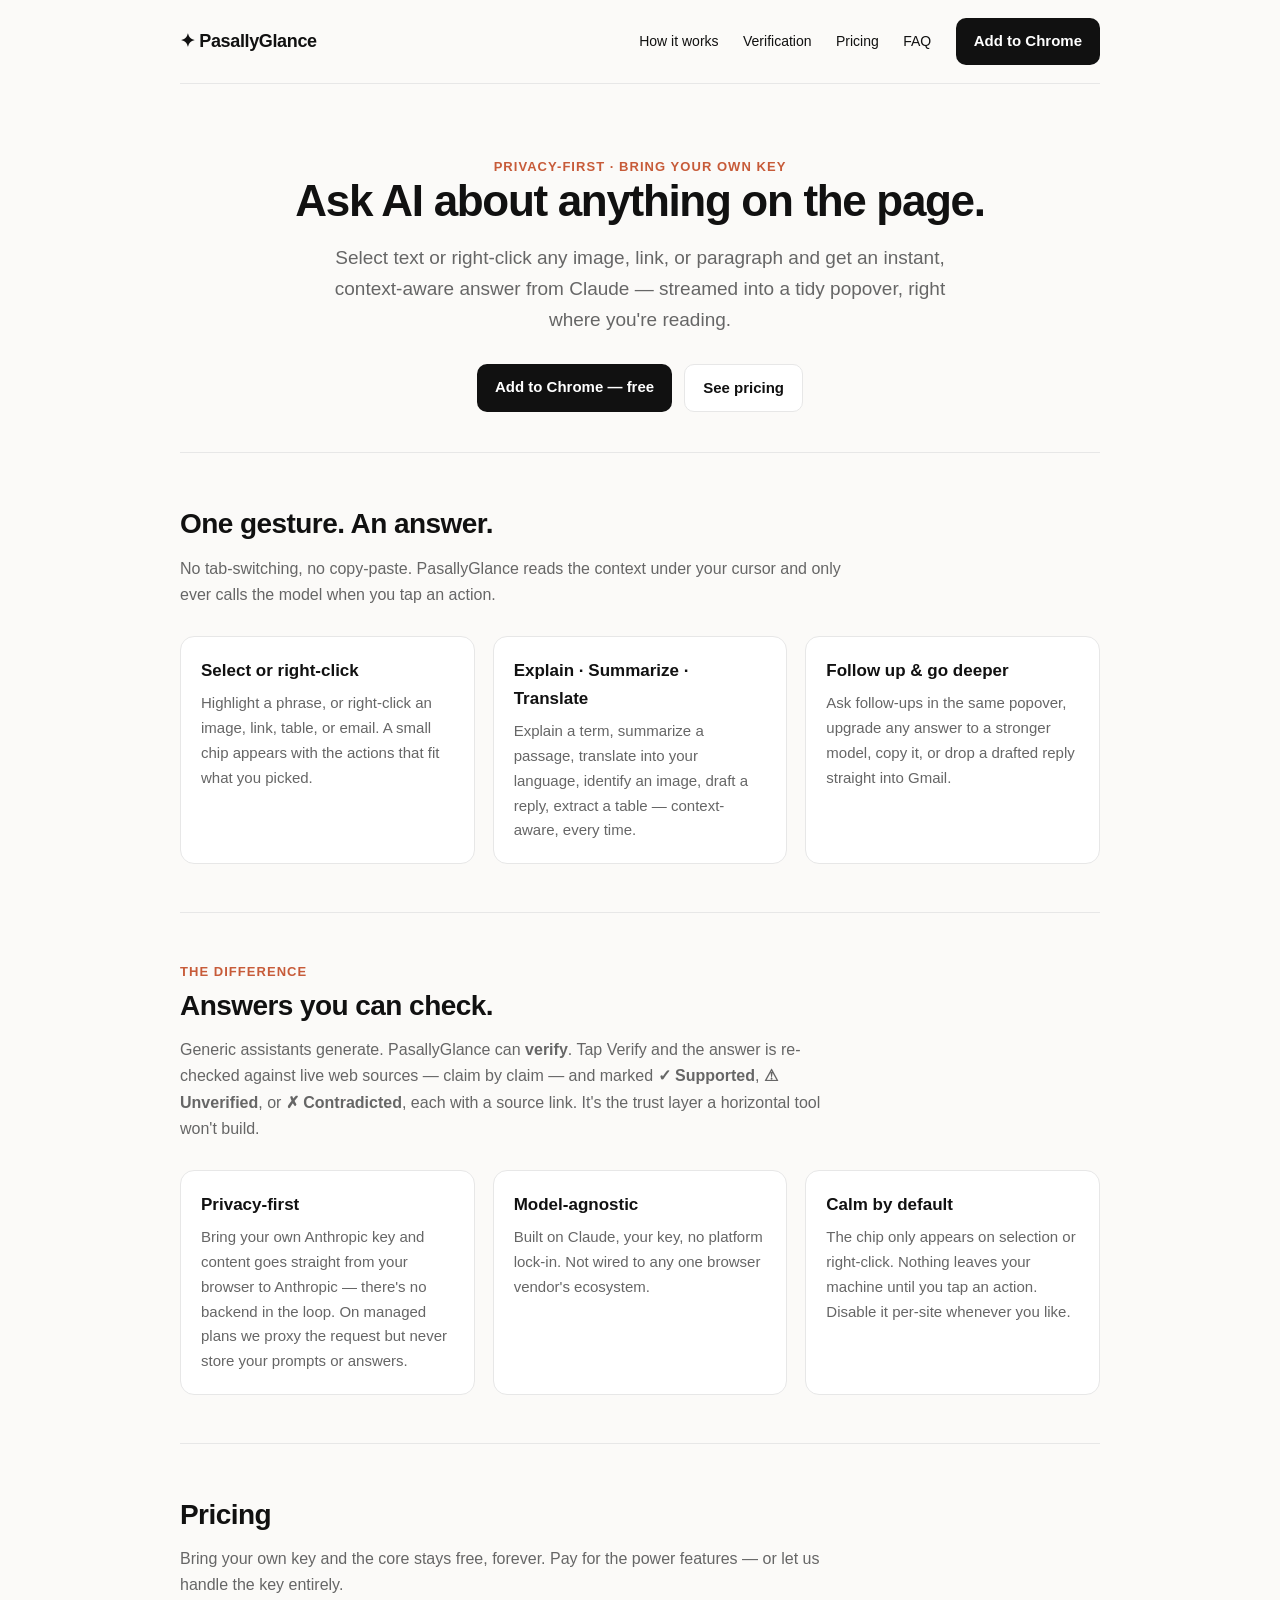
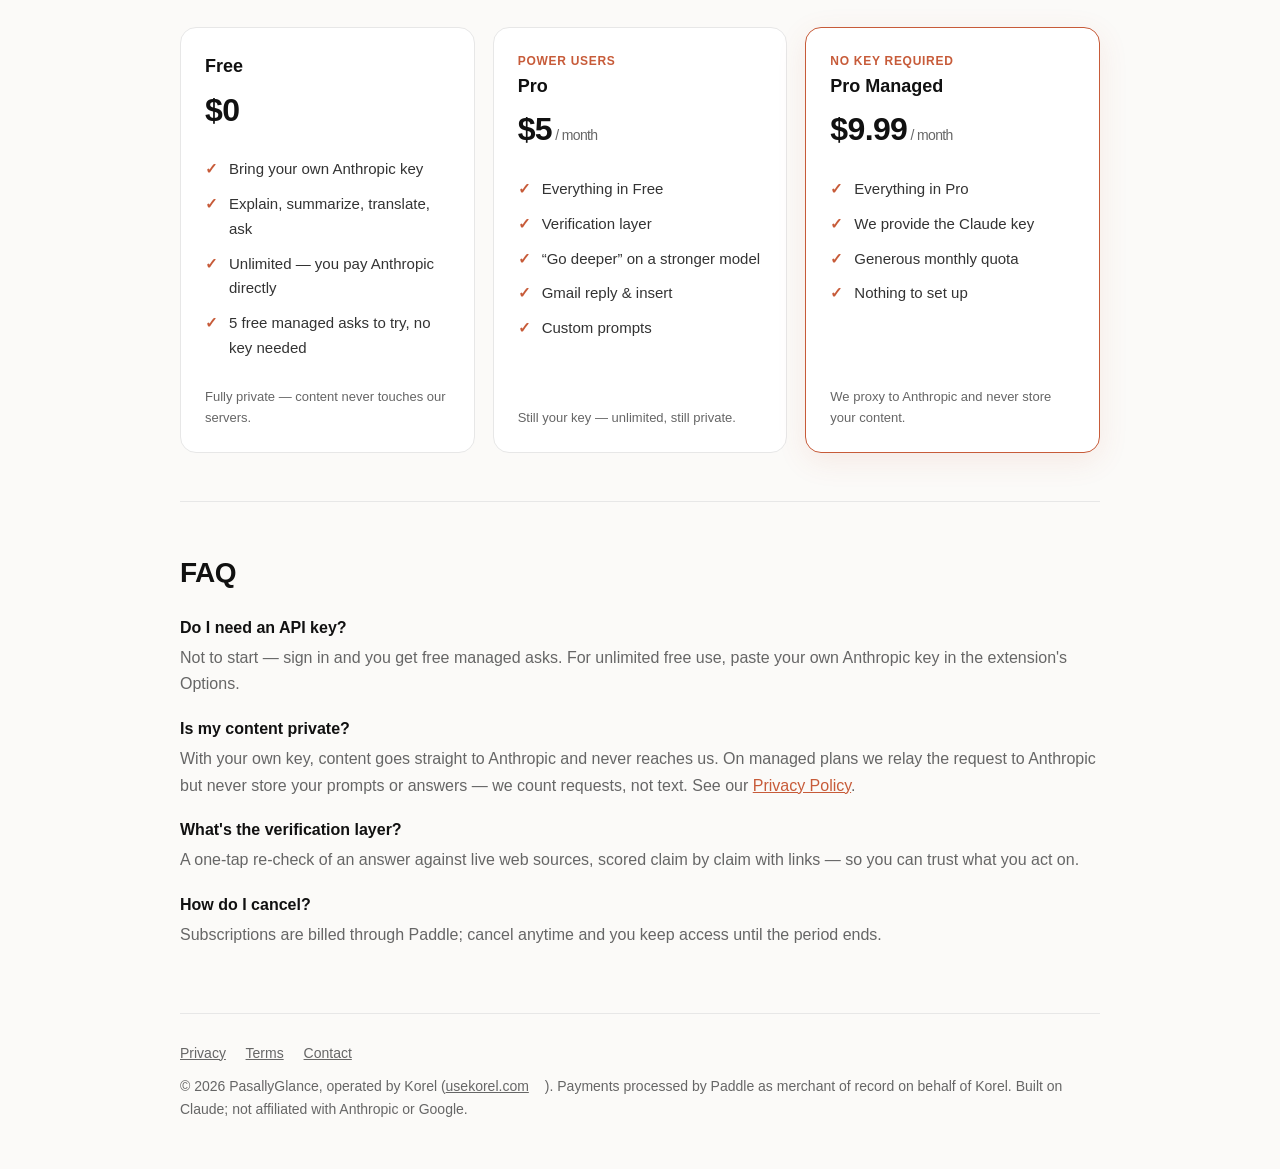
<file: site/index.html>
<!doctype html>
<html lang="en">
<head>
  <meta charset="utf-8" />
  <meta name="viewport" content="width=device-width, initial-scale=1" />
  <title>PasallyGlance — instant, context-aware AI on any page</title>
  <meta name="description" content="Select or right-click anything on a web page for an instant Claude answer. Privacy-first, model-agnostic, with a verification layer that checks answers against live sources." />
  <link rel="stylesheet" href="styles.css" />
</head>
<body>
  <div class="wrap">
    <header>
      <div class="brand">✦ PasallyGlance</div>
      <nav>
        <a href="#how">How it works</a>
        <a href="#verify">Verification</a>
        <a href="#pricing">Pricing</a>
        <a href="#faq">FAQ</a>
        <!-- TODO: replace with your published Chrome Web Store URL -->
        <a class="btn" href="STORE_URL">Add to Chrome</a>
      </nav>
    </header>

    <section class="hero" style="border:0">
      <div class="kicker">Privacy-first · bring your own key</div>
      <h1>Ask AI about anything on the page.</h1>
      <p class="sub">Select text or right-click any image, link, or paragraph and get an instant,
        context-aware answer from Claude — streamed into a tidy popover, right where you're reading.</p>
      <div class="cta">
        <!-- TODO: replace STORE_URL -->
        <a class="btn" href="STORE_URL">Add to Chrome — free</a>
        <a class="btn alt" href="#pricing">See pricing</a>
      </div>
    </section>

    <section id="how">
      <h2>One gesture. An answer.</h2>
      <p class="lead">No tab-switching, no copy-paste. PasallyGlance reads the context under your
        cursor and only ever calls the model when you tap an action.</p>
      <div class="grid">
        <div class="card">
          <h3>Select or right-click</h3>
          <p>Highlight a phrase, or right-click an image, link, table, or email. A small chip appears with the actions that fit what you picked.</p>
        </div>
        <div class="card">
          <h3>Explain · Summarize · Translate</h3>
          <p>Explain a term, summarize a passage, translate into your language, identify an image, draft a reply, extract a table — context-aware, every time.</p>
        </div>
        <div class="card">
          <h3>Follow up &amp; go deeper</h3>
          <p>Ask follow-ups in the same popover, upgrade any answer to a stronger model, copy it, or drop a drafted reply straight into Gmail.</p>
        </div>
      </div>
    </section>

    <section id="verify">
      <div class="kicker">The difference</div>
      <h2>Answers you can check.</h2>
      <p class="lead">Generic assistants generate. PasallyGlance can <strong>verify</strong>. Tap
        Verify and the answer is re-checked against live web sources — claim by claim — and marked
        <strong>✓ Supported</strong>, <strong>⚠ Unverified</strong>, or <strong>✗ Contradicted</strong>,
        each with a source link. It's the trust layer a horizontal tool won't build.</p>
      <div class="grid">
        <div class="card">
          <h3>Privacy-first</h3>
          <p>Bring your own Anthropic key and content goes straight from your browser to Anthropic — there's no backend in the loop. On managed plans we proxy the request but never store your prompts or answers.</p>
        </div>
        <div class="card">
          <h3>Model-agnostic</h3>
          <p>Built on Claude, your key, no platform lock-in. Not wired to any one browser vendor's ecosystem.</p>
        </div>
        <div class="card">
          <h3>Calm by default</h3>
          <p>The chip only appears on selection or right-click. Nothing leaves your machine until you tap an action. Disable it per-site whenever you like.</p>
        </div>
      </div>
    </section>

    <section id="pricing">
      <h2>Pricing</h2>
      <p class="lead">Bring your own key and the core stays free, forever. Pay for the power features —
        or let us handle the key entirely.</p>
      <div class="prices">
        <div class="price">
          <h3>Free</h3>
          <div class="amt">$0</div>
          <ul>
            <li>Bring your own Anthropic key</li>
            <li>Explain, summarize, translate, ask</li>
            <li>Unlimited — you pay Anthropic directly</li>
            <li>5 free managed asks to try, no key needed</li>
          </ul>
          <div class="note">Fully private — content never touches our servers.</div>
        </div>
        <div class="price">
          <span class="tag">Power users</span>
          <h3>Pro</h3>
          <div class="amt">$5<span> / month</span></div>
          <ul>
            <li>Everything in Free</li>
            <li>Verification layer</li>
            <li>“Go deeper” on a stronger model</li>
            <li>Gmail reply &amp; insert</li>
            <li>Custom prompts</li>
          </ul>
          <div class="note">Still your key — unlimited, still private.</div>
        </div>
        <div class="price featured">
          <span class="tag">No key required</span>
          <h3>Pro Managed</h3>
          <div class="amt">$9.99<span> / month</span></div>
          <ul>
            <li>Everything in Pro</li>
            <li>We provide the Claude key</li>
            <li>Generous monthly quota</li>
            <li>Nothing to set up</li>
          </ul>
          <div class="note">We proxy to Anthropic and never store your content.</div>
        </div>
      </div>
    </section>

    <section id="faq" class="faq">
      <h2>FAQ</h2>
      <dl>
        <dt>Do I need an API key?</dt>
        <dd>Not to start — sign in and you get free managed asks. For unlimited free use, paste your own Anthropic key in the extension's Options.</dd>
        <dt>Is my content private?</dt>
        <dd>With your own key, content goes straight to Anthropic and never reaches us. On managed plans we relay the request to Anthropic but never store your prompts or answers — we count requests, not text. See our <a href="privacy.html">Privacy Policy</a>.</dd>
        <dt>What's the verification layer?</dt>
        <dd>A one-tap re-check of an answer against live web sources, scored claim by claim with links — so you can trust what you act on.</dd>
        <dt>How do I cancel?</dt>
        <dd>Subscriptions are billed through Paddle; cancel anytime and you keep access until the period ends.</dd>
      </dl>
    </section>

    <footer>
      <a href="privacy.html">Privacy</a>
      <a href="terms.html">Terms</a>
      <!-- TODO: replace with your support email -->
      <a href="mailto:SUPPORT_EMAIL">Contact</a>
      <div style="margin-top:10px">© 2026 PasallyGlance, operated by Korel (<a href="https://usekorel.com">usekorel.com</a>). Payments processed by Paddle as merchant of record on behalf of Korel. Built on Claude; not affiliated with Anthropic or Google.</div>
    </footer>
  </div>
</body>
</html>
</file>
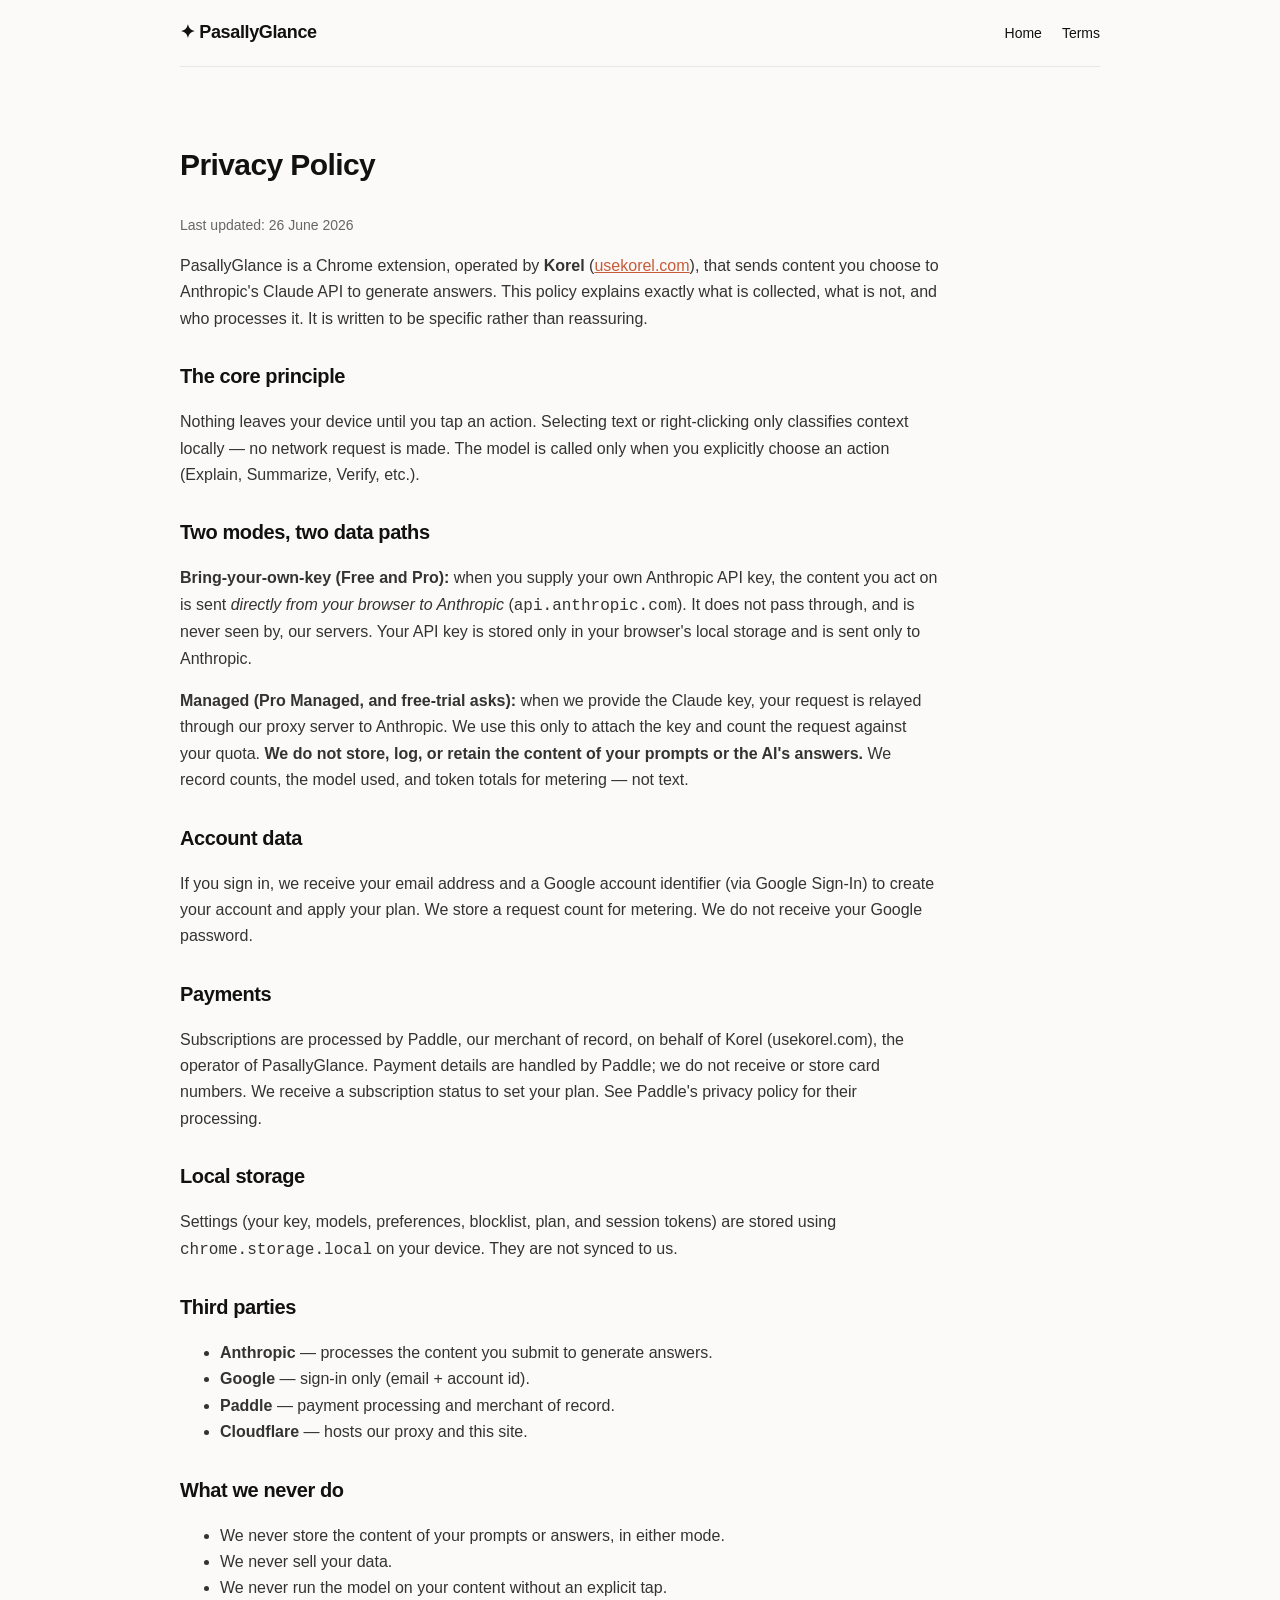
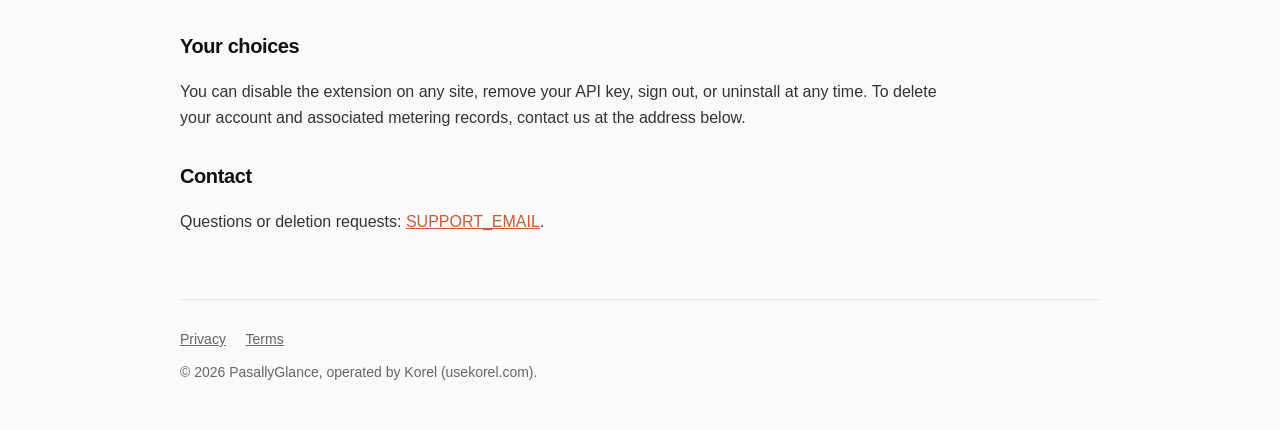
<file: site/privacy.html>
<!doctype html>
<html lang="en">
<head>
  <meta charset="utf-8" />
  <meta name="viewport" content="width=device-width, initial-scale=1" />
  <title>Privacy Policy — PasallyGlance</title>
  <link rel="stylesheet" href="styles.css" />
</head>
<body>
  <div class="wrap">
    <header>
      <div class="brand"><a href="index.html" style="color:inherit;text-decoration:none">✦ PasallyGlance</a></div>
      <nav><a href="index.html">Home</a><a href="terms.html">Terms</a></nav>
    </header>

    <section class="doc" style="border:0">
      <h1>Privacy Policy</h1>
      <p class="updated">Last updated: 26 June 2026</p>

      <p>PasallyGlance is a Chrome extension, operated by <strong>Korel</strong>
        (<a href="https://usekorel.com">usekorel.com</a>), that sends content you choose to Anthropic's
        Claude API to generate answers. This policy explains exactly what is collected, what is not, and
        who processes it. It is written to be specific rather than reassuring.</p>

      <h2>The core principle</h2>
      <p>Nothing leaves your device until you tap an action. Selecting text or right-clicking only
        classifies context locally — no network request is made. The model is called only when you
        explicitly choose an action (Explain, Summarize, Verify, etc.).</p>

      <h2>Two modes, two data paths</h2>
      <p><strong>Bring-your-own-key (Free and Pro):</strong> when you supply your own Anthropic API
        key, the content you act on is sent <em>directly from your browser to Anthropic</em>
        (<code>api.anthropic.com</code>). It does not pass through, and is never seen by, our servers.
        Your API key is stored only in your browser's local storage and is sent only to Anthropic.</p>
      <p><strong>Managed (Pro Managed, and free-trial asks):</strong> when we provide the Claude key,
        your request is relayed through our proxy server to Anthropic. We use this only to attach the
        key and count the request against your quota. <strong>We do not store, log, or retain the
        content of your prompts or the AI's answers.</strong> We record counts, the model used, and
        token totals for metering — not text.</p>

      <h2>Account data</h2>
      <p>If you sign in, we receive your email address and a Google account identifier (via Google
        Sign-In) to create your account and apply your plan. We store a request count for metering.
        We do not receive your Google password.</p>

      <h2>Payments</h2>
      <p>Subscriptions are processed by Paddle, our merchant of record, on behalf of Korel
        (usekorel.com), the operator of PasallyGlance. Payment details are handled by Paddle; we do not
        receive or store card numbers. We receive a subscription status to set your plan. See Paddle's
        privacy policy for their processing.</p>

      <h2>Local storage</h2>
      <p>Settings (your key, models, preferences, blocklist, plan, and session tokens) are stored using
        <code>chrome.storage.local</code> on your device. They are not synced to us.</p>

      <h2>Third parties</h2>
      <ul>
        <li><strong>Anthropic</strong> — processes the content you submit to generate answers.</li>
        <li><strong>Google</strong> — sign-in only (email + account id).</li>
        <li><strong>Paddle</strong> — payment processing and merchant of record.</li>
        <li><strong>Cloudflare</strong> — hosts our proxy and this site.</li>
      </ul>

      <h2>What we never do</h2>
      <ul>
        <li>We never store the content of your prompts or answers, in either mode.</li>
        <li>We never sell your data.</li>
        <li>We never run the model on your content without an explicit tap.</li>
      </ul>

      <h2>Your choices</h2>
      <p>You can disable the extension on any site, remove your API key, sign out, or uninstall at any
        time. To delete your account and associated metering records, contact us at the address below.</p>

      <h2>Contact</h2>
      <!-- TODO: replace with your support email -->
      <p>Questions or deletion requests: <a href="mailto:SUPPORT_EMAIL">SUPPORT_EMAIL</a>.</p>
    </section>

    <footer>
      <a href="privacy.html">Privacy</a>
      <a href="terms.html">Terms</a>
      <div style="margin-top:10px">© 2026 PasallyGlance, operated by Korel (usekorel.com).</div>
    </footer>
  </div>
</body>
</html>
</file>
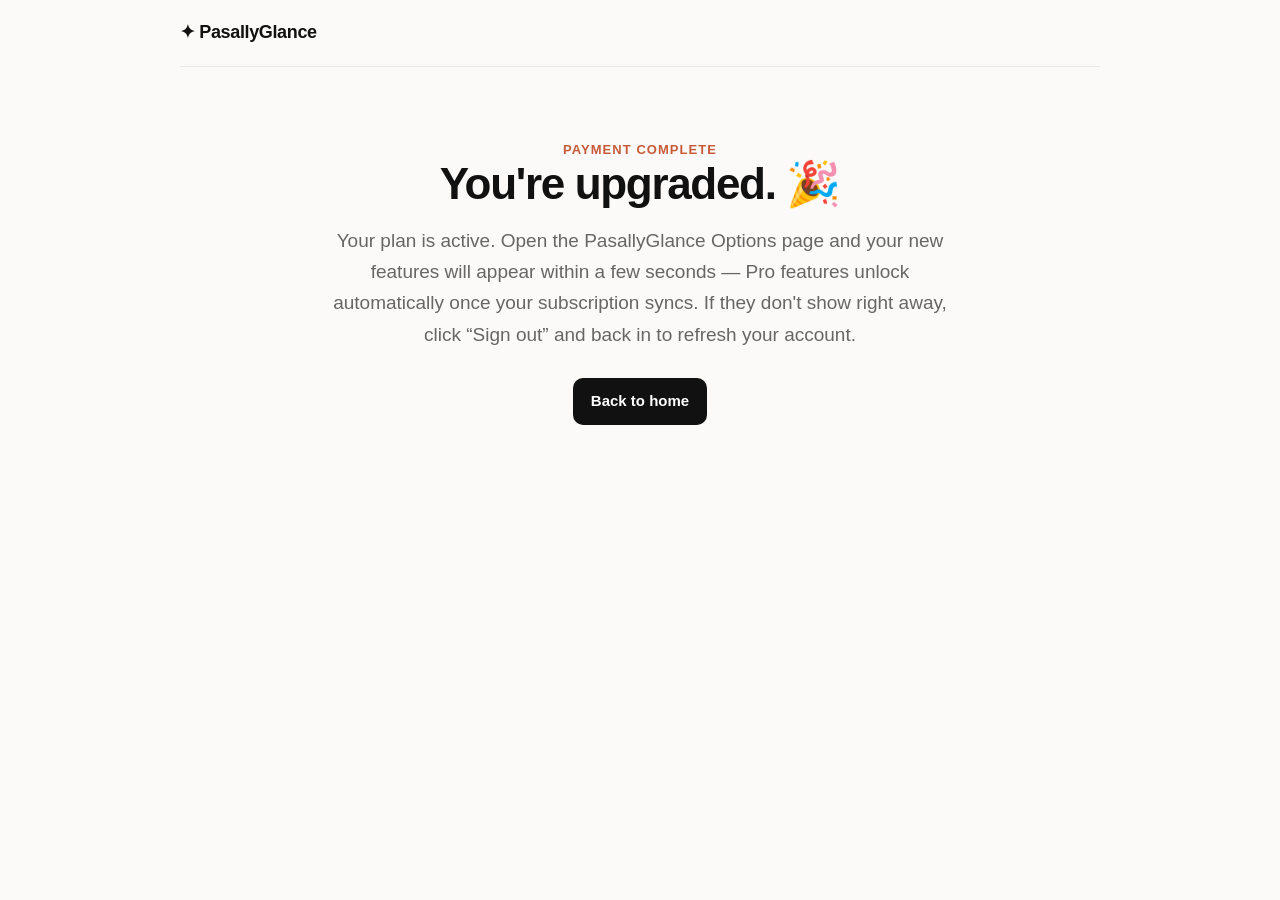
<file: site/success.html>
<!doctype html>
<html lang="en">
<head>
  <meta charset="utf-8" />
  <meta name="viewport" content="width=device-width, initial-scale=1" />
  <title>You're in — PasallyGlance</title>
  <link rel="stylesheet" href="styles.css" />
</head>
<body>
  <div class="wrap">
    <header>
      <div class="brand"><a href="index.html" style="color:inherit;text-decoration:none">✦ PasallyGlance</a></div>
    </header>
    <section class="hero" style="border:0">
      <div class="kicker">Payment complete</div>
      <h1>You're upgraded. 🎉</h1>
      <p class="sub">Your plan is active. Open the PasallyGlance Options page and your new features will
        appear within a few seconds — Pro features unlock automatically once your subscription syncs.
        If they don't show right away, click “Sign out” and back in to refresh your account.</p>
      <div class="cta">
        <a class="btn" href="index.html">Back to home</a>
      </div>
    </section>
  </div>
</body>
</html>
</file>
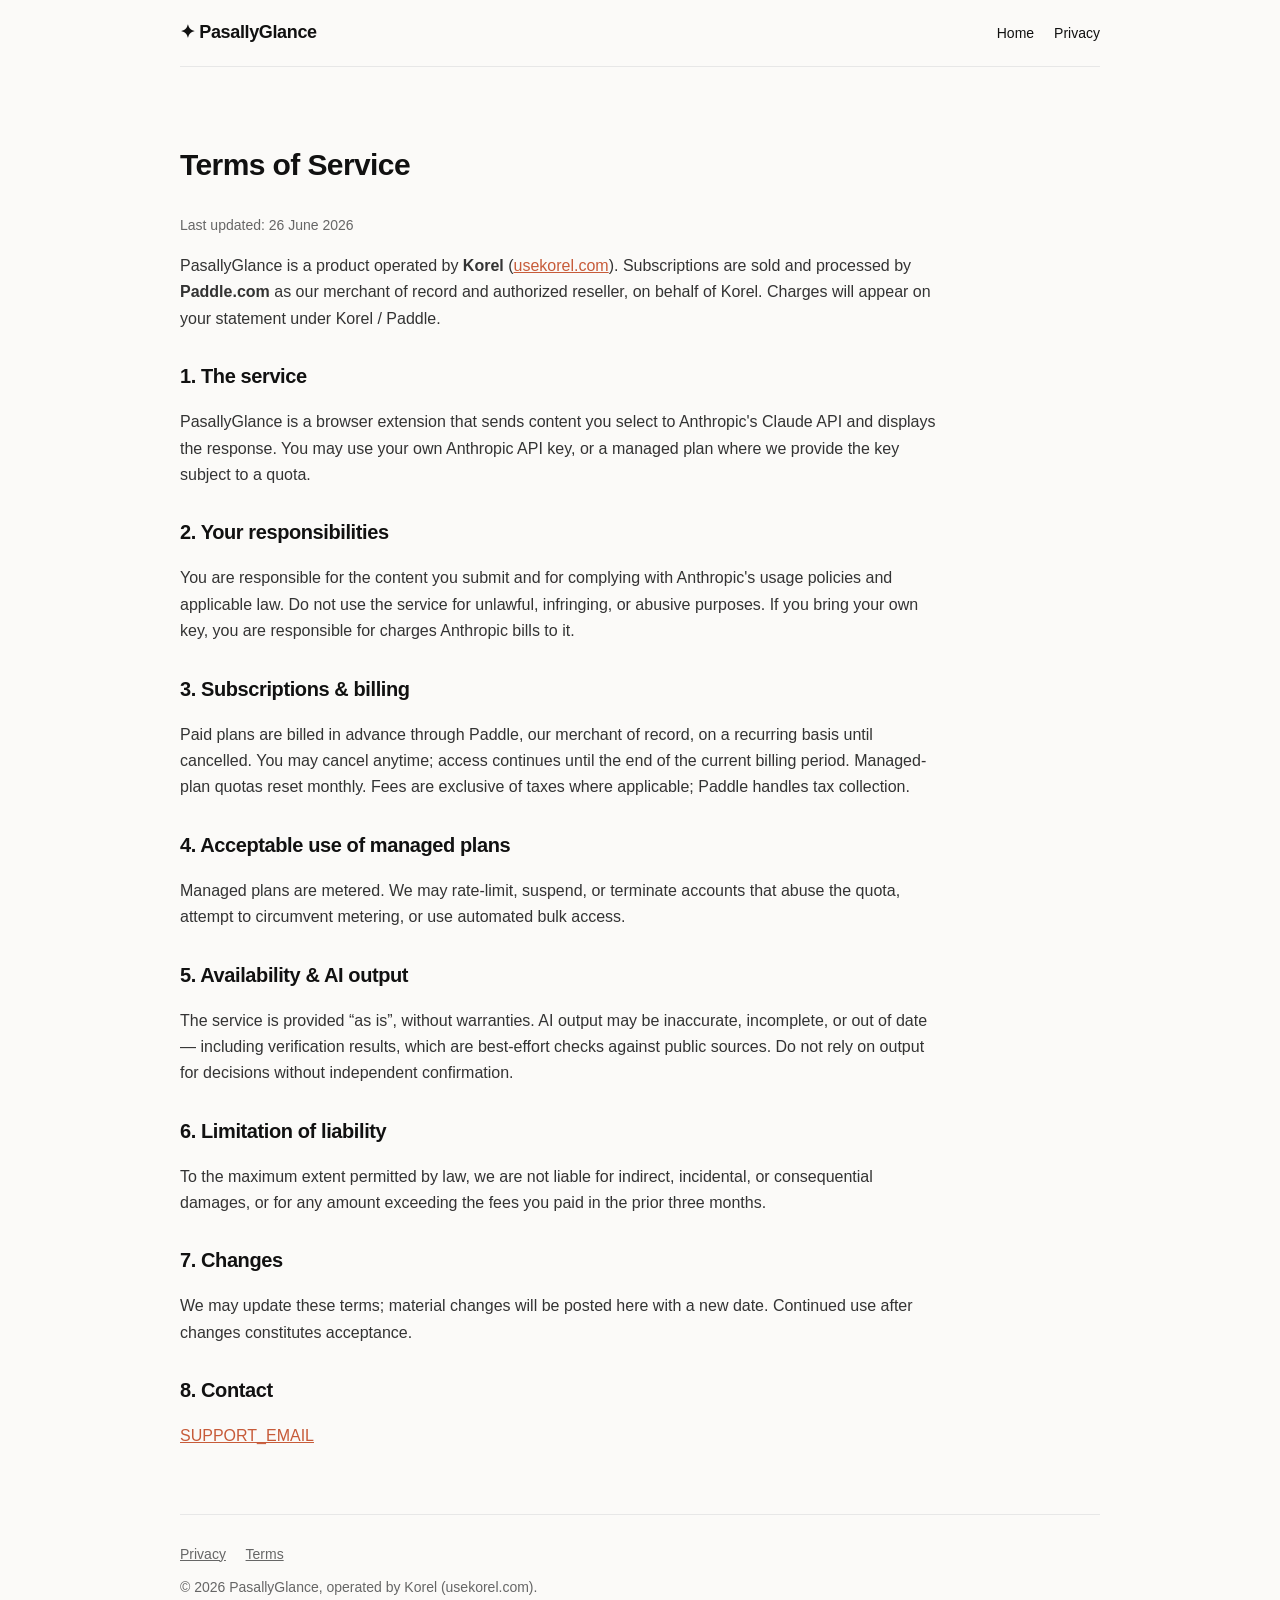
<file: site/terms.html>
<!doctype html>
<html lang="en">
<head>
  <meta charset="utf-8" />
  <meta name="viewport" content="width=device-width, initial-scale=1" />
  <title>Terms of Service — PasallyGlance</title>
  <link rel="stylesheet" href="styles.css" />
</head>
<body>
  <div class="wrap">
    <header>
      <div class="brand"><a href="index.html" style="color:inherit;text-decoration:none">✦ PasallyGlance</a></div>
      <nav><a href="index.html">Home</a><a href="privacy.html">Privacy</a></nav>
    </header>

    <section class="doc" style="border:0">
      <h1>Terms of Service</h1>
      <p class="updated">Last updated: 26 June 2026</p>

      <p>PasallyGlance is a product operated by <strong>Korel</strong>
        (<a href="https://usekorel.com">usekorel.com</a>). Subscriptions are sold and processed by
        <strong>Paddle.com</strong> as our merchant of record and authorized reseller, on behalf of Korel.
        Charges will appear on your statement under Korel / Paddle.</p>

      <h2>1. The service</h2>
      <p>PasallyGlance is a browser extension that sends content you select to Anthropic's Claude API
        and displays the response. You may use your own Anthropic API key, or a managed plan where we
        provide the key subject to a quota.</p>

      <h2>2. Your responsibilities</h2>
      <p>You are responsible for the content you submit and for complying with Anthropic's usage
        policies and applicable law. Do not use the service for unlawful, infringing, or abusive
        purposes. If you bring your own key, you are responsible for charges Anthropic bills to it.</p>

      <h2>3. Subscriptions &amp; billing</h2>
      <p>Paid plans are billed in advance through Paddle, our merchant of record, on a recurring basis
        until cancelled. You may cancel anytime; access continues until the end of the current billing
        period. Managed-plan quotas reset monthly. Fees are exclusive of taxes where applicable;
        Paddle handles tax collection.</p>

      <h2>4. Acceptable use of managed plans</h2>
      <p>Managed plans are metered. We may rate-limit, suspend, or terminate accounts that abuse the
        quota, attempt to circumvent metering, or use automated bulk access.</p>

      <h2>5. Availability &amp; AI output</h2>
      <p>The service is provided “as is”, without warranties. AI output may be inaccurate, incomplete,
        or out of date — including verification results, which are best-effort checks against public
        sources. Do not rely on output for decisions without independent confirmation.</p>

      <h2>6. Limitation of liability</h2>
      <p>To the maximum extent permitted by law, we are not liable for indirect, incidental, or
        consequential damages, or for any amount exceeding the fees you paid in the prior three months.</p>

      <h2>7. Changes</h2>
      <p>We may update these terms; material changes will be posted here with a new date. Continued use
        after changes constitutes acceptance.</p>

      <h2>8. Contact</h2>
      <!-- TODO: replace with your support email -->
      <p><a href="mailto:SUPPORT_EMAIL">SUPPORT_EMAIL</a></p>
    </section>

    <footer>
      <a href="privacy.html">Privacy</a>
      <a href="terms.html">Terms</a>
      <div style="margin-top:10px">© 2026 PasallyGlance, operated by Korel (usekorel.com).</div>
    </footer>
  </div>
</body>
</html>
</file>
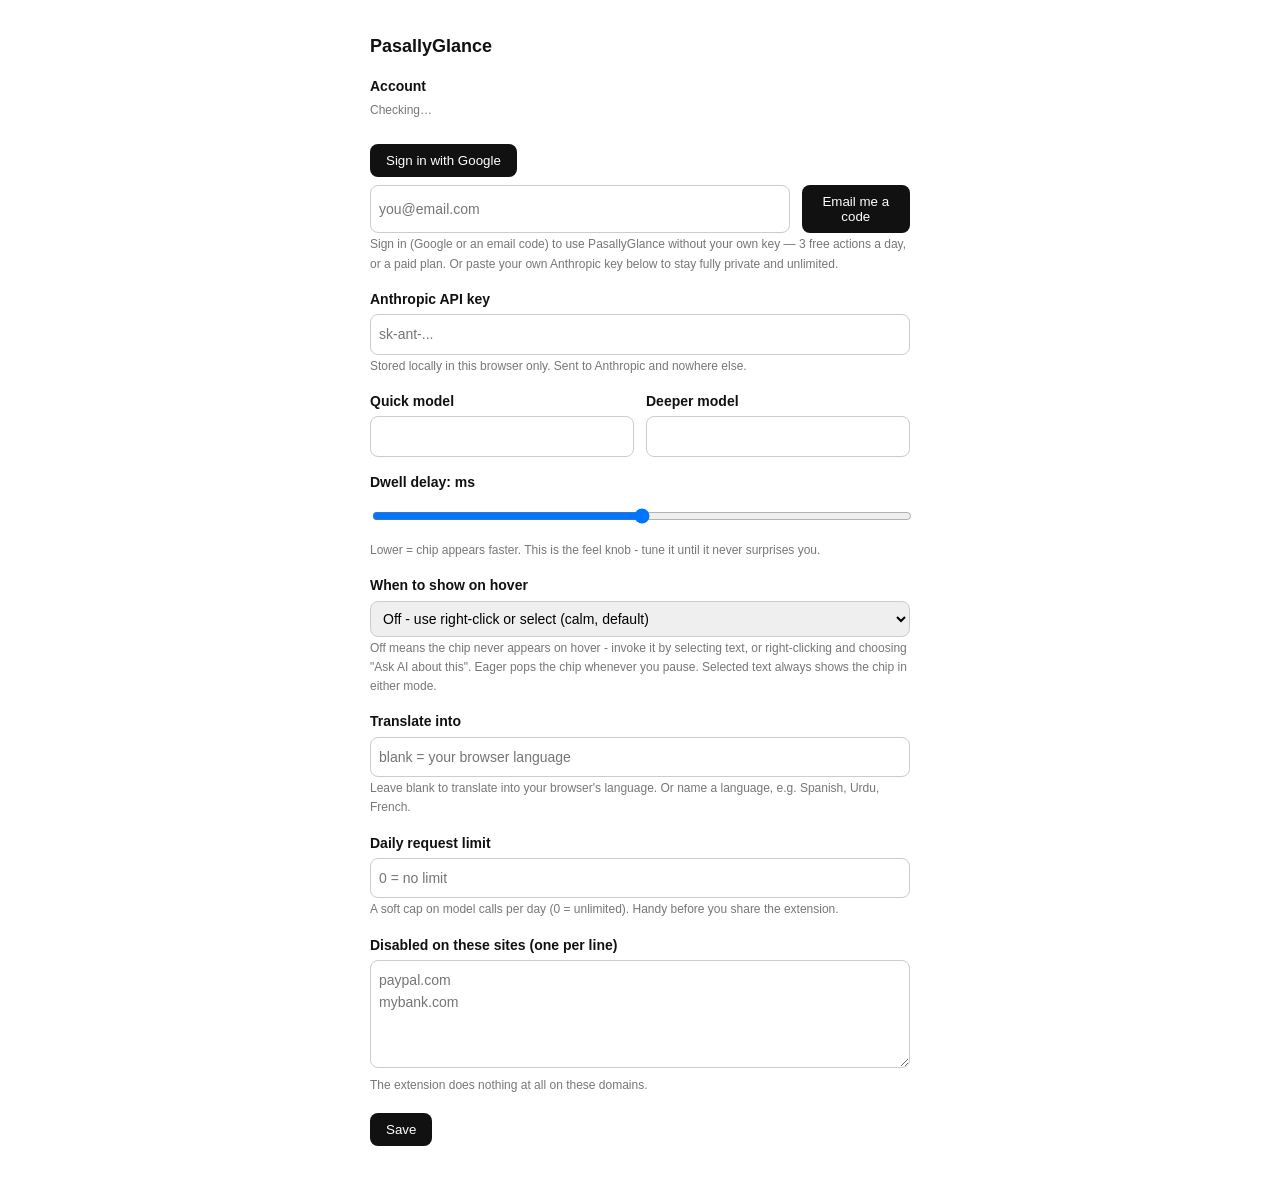
<file: extension/src/options/options.html>
<!doctype html>
<meta charset="utf-8" />
<title>PasallyGlance - Settings</title>
<style>
  body { font: 14px/1.6 -apple-system, Segoe UI, Roboto, sans-serif; max-width: 540px; margin: 32px auto; padding: 0 16px; color: #111; }
  h1 { font-size: 18px; font-weight: 600; }
  label { display: block; margin: 14px 0 4px; font-weight: 600; }
  input, textarea, select { width: 100%; padding: 8px; border: 1px solid #ccc; border-radius: 8px; font: inherit; box-sizing: border-box; }
  .row { display: flex; gap: 12px; }
  .row > div { flex: 1; }
  .hint { color: #777; font-size: 12px; margin-top: 2px; }
  button { margin-top: 18px; padding: 9px 16px; border: 0; border-radius: 8px; background: #111; color: #fff; cursor: pointer; }
  .ok { color: #178a3a; margin-left: 10px; }
</style>
<h1>PasallyGlance</h1>

<label>Account</label>
<div id="acct" class="hint" style="margin-bottom: 6px">Checking&hellip;</div>
<div id="loggedout">
  <button id="signin" type="button">Sign in with Google</button>
  <div class="row" style="margin-top: 8px">
    <input id="email" type="email" placeholder="you@email.com" />
    <button id="sendcode" type="button" style="margin-top: 0">Email me a code</button>
  </div>
  <div class="row" id="coderow" style="margin-top: 8px; display: none">
    <input id="code" placeholder="6-digit code" />
    <button id="verifycode" type="button" style="margin-top: 0">Verify</button>
  </div>
</div>
<button id="signout" type="button" style="background: #eee; color: #111; display: none">Sign out</button>
<button id="up_pro" type="button" style="display: none">Upgrade to Pro &mdash; $5/mo</button>
<button id="up_managed" type="button" style="display: none">Upgrade to Pro Managed &mdash; $9.99/mo</button>
<div class="hint">Sign in (Google or an email code) to use PasallyGlance without your own key &mdash; 3 free actions a day, or a paid plan. Or paste your own Anthropic key below to stay fully private and unlimited.</div>

<label>Anthropic API key</label>
<input id="apiKey" type="password" placeholder="sk-ant-..." />
<div class="hint">Stored locally in this browser only. Sent to Anthropic and nowhere else.</div>

<div class="row">
  <div>
    <label>Quick model</label>
    <input id="quickModel" />
  </div>
  <div>
    <label>Deeper model</label>
    <input id="deepModel" />
  </div>
</div>

<label>Dwell delay: <span id="dwellLabel"></span> ms</label>
<input id="dwellMs" type="range" min="300" max="1500" step="50" />
<div class="hint">Lower = chip appears faster. This is the feel knob - tune it until it never surprises you.</div>

<label>When to show on hover</label>
<select id="trigger">
  <option value="off">Off - use right-click or select (calm, default)</option>
  <option value="hover">Show on hover (eager)</option>
</select>
<div class="hint">Off means the chip never appears on hover - invoke it by selecting text, or right-clicking and choosing "Ask AI about this". Eager pops the chip whenever you pause. Selected text always shows the chip in either mode.</div>

<label>Translate into</label>
<input id="translateTo" placeholder="blank = your browser language" />
<div class="hint">Leave blank to translate into your browser's language. Or name a language, e.g. Spanish, Urdu, French.</div>

<label>Daily request limit</label>
<input id="dailyCap" type="number" min="0" placeholder="0 = no limit" />
<div class="hint">A soft cap on model calls per day (0 = unlimited). Handy before you share the extension.</div>

<label>Disabled on these sites (one per line)</label>
<textarea id="blocklist" rows="4" placeholder="paypal.com&#10;mybank.com"></textarea>
<div class="hint">The extension does nothing at all on these domains.</div>

<button id="save">Save</button><span id="ok" class="ok"></span>

<script src="options.js"></script>
</file>
<file: site/styles.css>
:root {
  --ink: #111;
  --muted: #666;
  --line: #e7e7e7;
  --bg: #fbfaf8;
  --accent: #c75b39; /* warm terracotta */
  --max: 960px;
}
* { box-sizing: border-box; }
html { scroll-behavior: smooth; }
body {
  margin: 0;
  font: 16px/1.65 -apple-system, "Segoe UI", Roboto, sans-serif;
  color: var(--ink);
  background: var(--bg);
}
a { color: var(--accent); }
.wrap { max-width: var(--max); margin: 0 auto; padding: 0 20px; }

header {
  display: flex; align-items: center; justify-content: space-between;
  padding: 18px 0; border-bottom: 1px solid var(--line);
}
.brand { font-weight: 700; font-size: 18px; letter-spacing: -0.02em; }
nav a { color: var(--ink); text-decoration: none; margin-left: 20px; font-size: 14px; }
nav a:hover { color: var(--accent); }

.btn {
  display: inline-block; background: var(--ink); color: #fff; text-decoration: none;
  padding: 11px 18px; border-radius: 10px; font-weight: 600; font-size: 15px;
}
.btn:hover { background: #000; }
.btn.alt { background: #fff; color: var(--ink); border: 1px solid var(--line); }

.hero { padding: 72px 0 40px; text-align: center; }
.hero h1 { font-size: 44px; line-height: 1.1; letter-spacing: -0.03em; margin: 0 0 16px; }
.hero p.sub { font-size: 19px; color: var(--muted); max-width: 640px; margin: 0 auto 28px; }
.hero .cta { display: flex; gap: 12px; justify-content: center; flex-wrap: wrap; }
.kicker { color: var(--accent); font-weight: 600; font-size: 13px; text-transform: uppercase; letter-spacing: 0.08em; }

section { padding: 48px 0; border-top: 1px solid var(--line); }
section h2 { font-size: 28px; letter-spacing: -0.02em; margin: 0 0 8px; }
section .lead { color: var(--muted); margin: 0 0 28px; max-width: 680px; }

.grid { display: grid; gap: 18px; grid-template-columns: repeat(3, 1fr); }
@media (max-width: 720px) { .grid { grid-template-columns: 1fr; } }
.card { background: #fff; border: 1px solid var(--line); border-radius: 14px; padding: 20px; }
.card h3 { margin: 0 0 6px; font-size: 17px; }
.card p { margin: 0; color: var(--muted); font-size: 15px; }

.prices { display: grid; gap: 18px; grid-template-columns: repeat(3, 1fr); }
@media (max-width: 720px) { .prices { grid-template-columns: 1fr; } }
.price { background: #fff; border: 1px solid var(--line); border-radius: 16px; padding: 24px; display: flex; flex-direction: column; }
.price.featured { border-color: var(--accent); box-shadow: 0 8px 30px rgba(199,91,57,0.10); }
.price h3 { margin: 0 0 2px; font-size: 18px; }
.price .amt { font-size: 32px; font-weight: 700; letter-spacing: -0.02em; }
.price .amt span { font-size: 14px; font-weight: 500; color: var(--muted); }
.price ul { list-style: none; padding: 0; margin: 16px 0 20px; font-size: 15px; }
.price li { padding: 5px 0 5px 24px; position: relative; color: #333; }
.price li::before { content: "\2713"; position: absolute; left: 0; color: var(--accent); font-weight: 700; }
.price .tag { font-size: 12px; color: var(--accent); font-weight: 600; text-transform: uppercase; letter-spacing: 0.06em; }
.price .note { font-size: 13px; color: var(--muted); margin-top: auto; }

.faq dt { font-weight: 600; margin-top: 18px; }
.faq dd { margin: 4px 0 0; color: var(--muted); }

footer { border-top: 1px solid var(--line); padding: 28px 0 48px; color: var(--muted); font-size: 14px; }
footer a { color: var(--muted); margin-right: 16px; }

.doc { max-width: 760px; }
.doc h1 { font-size: 30px; letter-spacing: -0.02em; }
.doc h2 { font-size: 20px; margin-top: 28px; }
.doc p, .doc li { color: #333; }
.doc .updated { color: var(--muted); font-size: 14px; }
</file>
